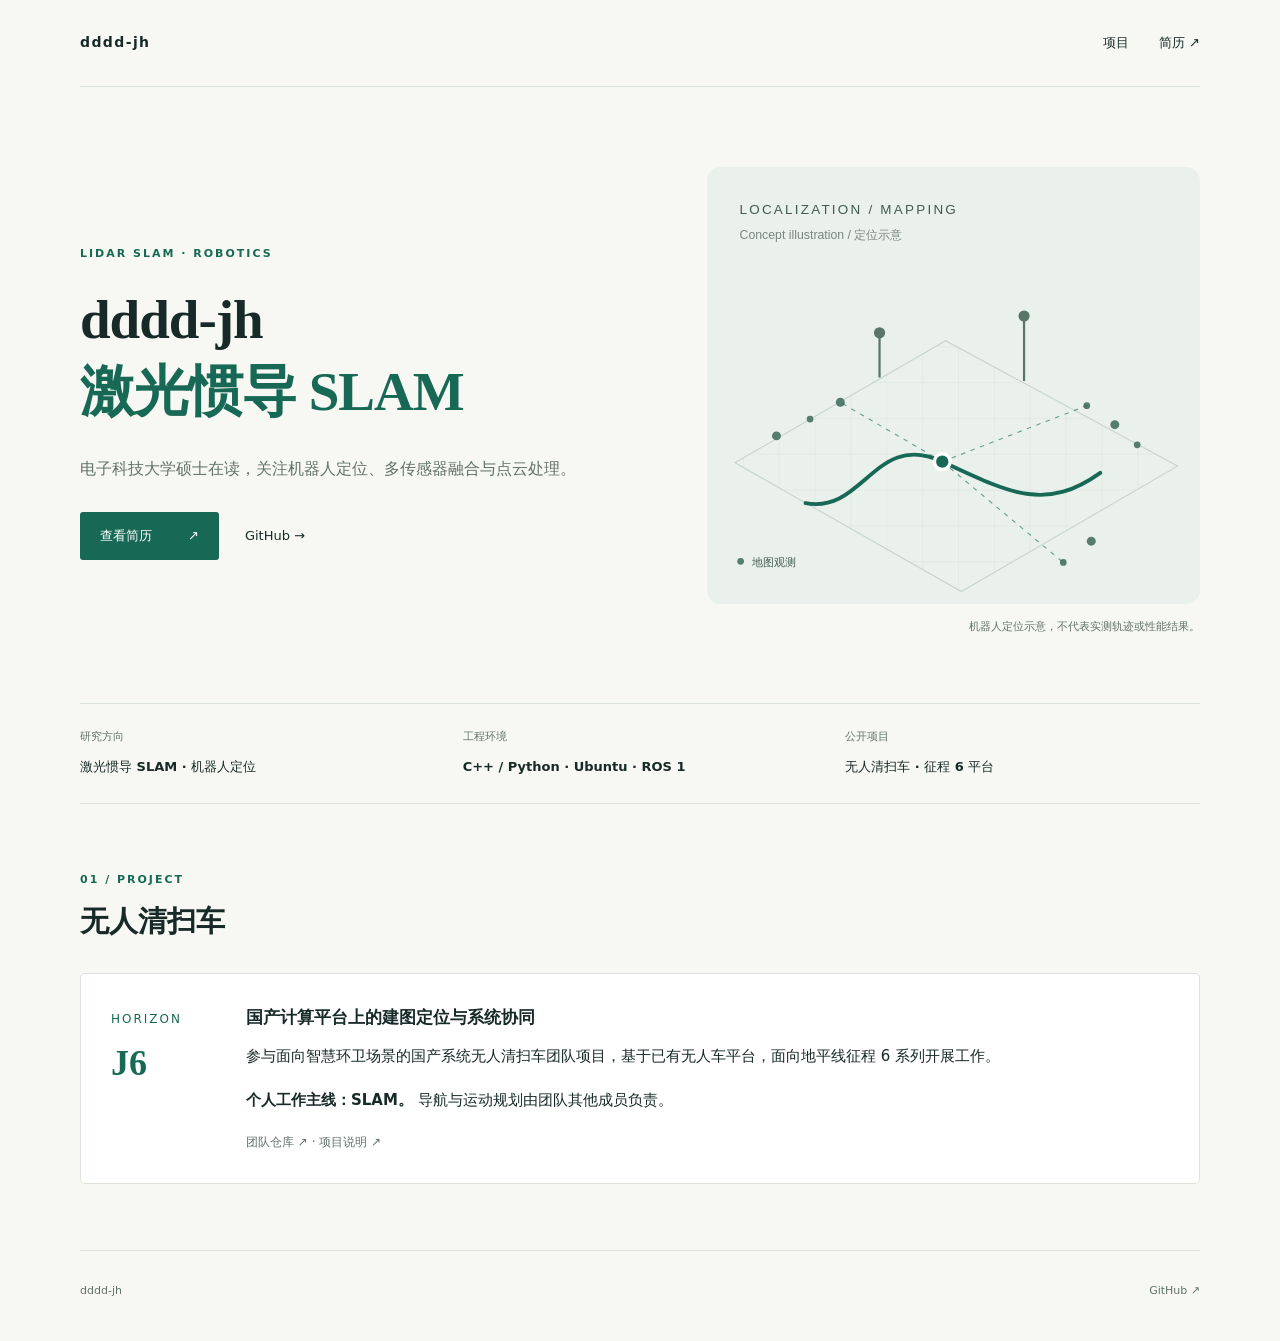
<file: index.html>
<!doctype html>
<html lang="zh-CN">
<head>
  <meta charset="utf-8"><meta name="viewport" content="width=device-width, initial-scale=1">
  <meta name="description" content="dddd-jh 的机器人项目，关注激光惯导 SLAM、定位与多传感器融合。">
  <title>dddd-jh · SLAM 与机器人定位</title><link rel="stylesheet" href="styles.css">
</head>
<body>
<a class="skip" href="#main">跳到正文</a>
<header class="header wrap"><a class="brand" href="./">dddd-jh</a><nav aria-label="主导航"><a href="#projects">项目</a><a href="resume.html">简历 ↗</a></nav></header>
<main id="main">
<section class="hero wrap">
  <div><p class="eyebrow">LIDAR SLAM · ROBOTICS</p><h1>dddd-jh<br><span>激光惯导 SLAM</span></h1><p class="intro">电子科技大学硕士在读，关注机器人定位、多传感器融合与点云处理。</p><div class="actions"><a class="button" href="resume.html">查看简历 <span>↗</span></a><a class="text-link" href="https://github.com/dddd-jh">GitHub →</a></div></div>
  <figure class="scene"><svg viewBox="0 0 440 390" role="img" aria-labelledby="scene-title scene-desc">
    <title id="scene-title">机器人定位与地图示意</title><desc id="scene-desc">机器人在网格地图上的运动轨迹与激光观测。图形是概念示意，不代表实验结果。</desc>
    <defs><pattern id="grid" width="32" height="32" patternUnits="userSpaceOnUse"><path d="M 32 0 L 0 0 0 32" fill="none" stroke="#d6e0dc" stroke-width=".7"/></pattern></defs>
    <rect width="440" height="390" rx="12" fill="#eaf0ec"/><path d="M25 264 213 155 420 267 227 379Z" fill="url(#grid)" stroke="#c6d5cf"/>
    <g fill="#567c70"><circle cx="62" cy="240" r="4"/><circle cx="92" cy="225" r="3"/><circle cx="119" cy="210" r="4"/><circle cx="339" cy="213" r="3"/><circle cx="364" cy="230" r="4"/><circle cx="384" cy="248" r="3"/><circle cx="318" cy="353" r="3"/><circle cx="343" cy="334" r="4"/></g>
    <path d="M88 300 C140 310 150 235 210 263 S302 308 351 273" fill="none" stroke="#176955" stroke-width="3.5" stroke-linecap="round"/>
    <circle cx="210" cy="263" r="7" fill="#176955" stroke="#fff" stroke-width="3"/><path d="M210 263 119 210 M210 263 339 213 M210 263 318 353" stroke="#176955" stroke-width="1" stroke-dasharray="4 5" opacity=".6"/>
    <path d="M154 188 154 148 M283 191 283 133" stroke="#587769" stroke-width="2"/><circle cx="154" cy="148" r="5" fill="#587769"/><circle cx="283" cy="133" r="5" fill="#587769"/>
    <text x="29" y="42" fill="#425b51" font-family="sans-serif" font-size="12" letter-spacing="2">LOCALIZATION / MAPPING</text><text x="29" y="64" fill="#78877f" font-family="sans-serif" font-size="11">Concept illustration / 定位示意</text>
    <circle cx="30" cy="352" r="3" fill="#567c70"/><text x="40" y="356" fill="#425b51" font-family="sans-serif" font-size="10">地图观测</text>
  </svg><figcaption>机器人定位示意，不代表实测轨迹或性能结果。</figcaption></figure>
</section>
<div class="facts wrap"><div><span>研究方向</span><strong>激光惯导 SLAM · 机器人定位</strong></div><div><span>工程环境</span><strong>C++ / Python · Ubuntu · ROS 1</strong></div><div><span>公开项目</span><strong>无人清扫车 · 征程 6 平台</strong></div></div>
<section id="projects" class="section wrap">
  <div class="section-head"><p class="eyebrow">01 / PROJECT</p><h2>无人清扫车</h2></div>
  <article class="paper"><div class="paper-label">HORIZON<br><strong>J6</strong></div><div><h3>国产计算平台上的建图定位与系统协同</h3><p>参与面向智慧环卫场景的国产系统无人清扫车团队项目，基于已有无人车平台，面向地平线征程 6 系列开展工作。</p><p><strong>个人工作主线：SLAM。</strong> 导航与运动规划由团队其他成员负责。</p><p class="small"><a href="https://github.com/Doribelove/autolabor-robot-nav/tree/robot_j6m_ws">团队仓库 ↗</a> · <a href="https://github.com/Doribelove/autolabor-robot-nav/blob/robot_j6m_ws/horizon_challenge.md">项目说明 ↗</a></p></div></article>
</section>
</main>
<footer class="footer wrap"><span>dddd-jh</span><a href="https://github.com/dddd-jh">GitHub ↗</a></footer>
</body></html>
</file>
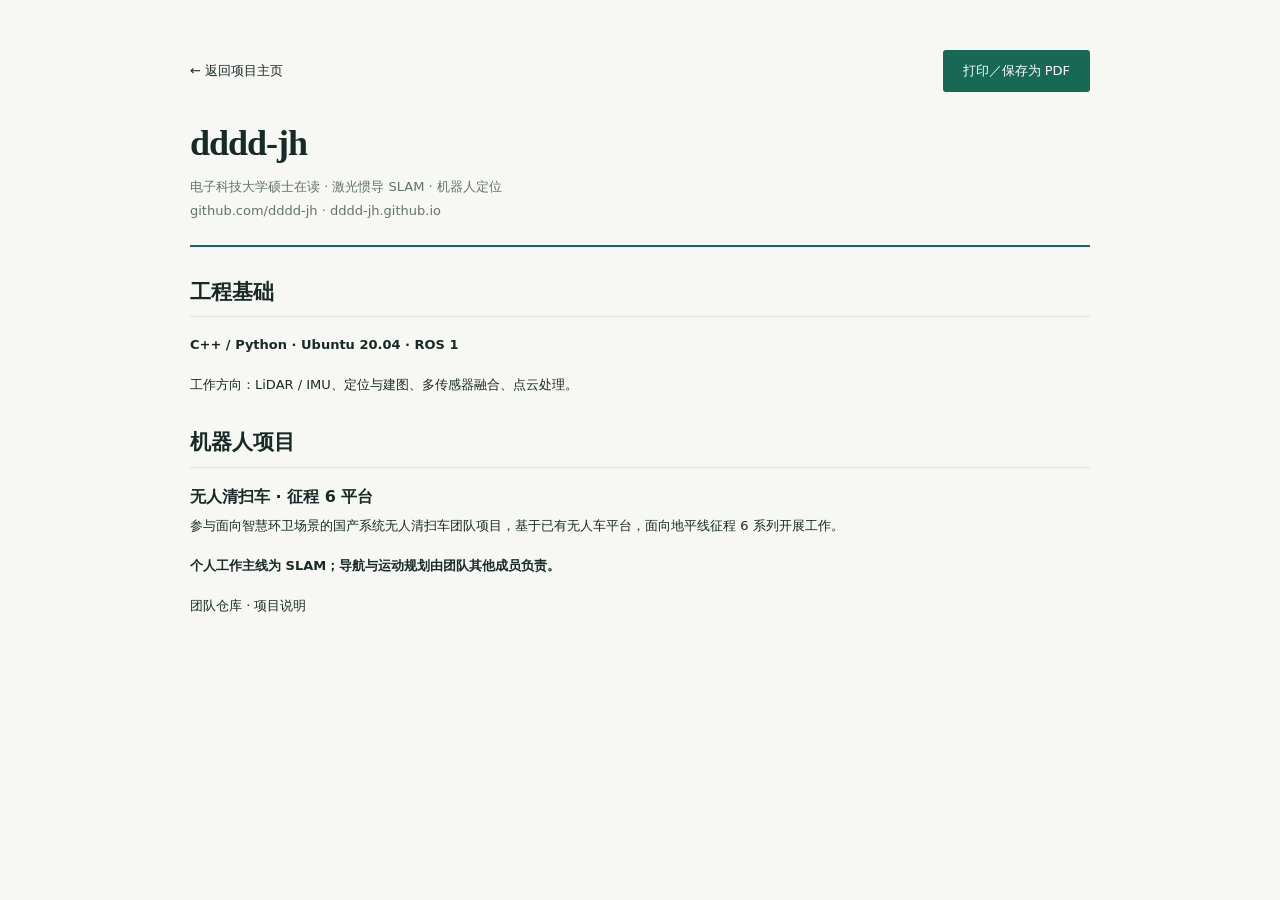
<file: resume.html>
<!doctype html>
<html lang="zh-CN"><head><meta charset="utf-8"><meta name="viewport" content="width=device-width, initial-scale=1"><meta name="description" content="dddd-jh 的公开项目简历：激光惯导 SLAM 与机器人定位。"><title>项目简历 · dddd-jh</title><link rel="stylesheet" href="styles.css"></head>
<body><main class="wrap resume">
<div class="resume-tools"><a href="./">← 返回项目主页</a><button class="button" onclick="window.print()">打印／保存为 PDF</button></div>
<header class="resume-head"><h1>dddd-jh</h1><p>电子科技大学硕士在读 · 激光惯导 SLAM · 机器人定位</p><p><a href="https://github.com/dddd-jh">github.com/dddd-jh</a> · <a href="https://dddd-jh.github.io/">dddd-jh.github.io</a></p></header>
<section><h2>工程基础</h2><p><strong>C++ / Python · Ubuntu 20.04 · ROS 1</strong></p><p>工作方向：LiDAR / IMU、定位与建图、多传感器融合、点云处理。</p></section>
<section><h2>机器人项目</h2><article><h3>无人清扫车 · 征程 6 平台</h3><p>参与面向智慧环卫场景的国产系统无人清扫车团队项目，基于已有无人车平台，面向地平线征程 6 系列开展工作。</p><p><strong>个人工作主线为 SLAM；导航与运动规划由团队其他成员负责。</strong></p><p><a href="https://github.com/Doribelove/autolabor-robot-nav/tree/robot_j6m_ws">团队仓库</a> · <a href="https://github.com/Doribelove/autolabor-robot-nav/blob/robot_j6m_ws/horizon_challenge.md">项目说明</a></p></article></section>
</main></body></html>
</file>
<file: styles.css>
:root{--ink:#172a28;--muted:#62726b;--accent:#176955;--line:#dce3db;--paper:#f7f8f3;--white:#fff;--serif:Georgia,'Songti SC','SimSun',serif;--sans:system-ui,-apple-system,'Segoe UI','Microsoft YaHei',sans-serif}
*{box-sizing:border-box}html{scroll-behavior:smooth;scroll-padding-top:30px}body{margin:0;background:var(--paper);color:var(--ink);font-family:var(--sans);font-size:15px;line-height:1.85}a{color:inherit;text-decoration:none}a:hover{color:var(--accent);text-decoration:underline;text-underline-offset:5px}a:focus-visible,button:focus-visible{outline:3px solid #c78626;outline-offset:5px}.wrap{width:min(1120px,calc(100% - 80px));margin:auto}.skip{position:absolute;left:20px;top:-80px;z-index:20;padding:10px;background:white}.skip:focus{top:12px}.header{display:flex;align-items:center;justify-content:space-between;padding:30px 0;border-bottom:1px solid var(--line)}.brand{font-size:14px;letter-spacing:1.4px;font-weight:700}.brand span{display:block;color:var(--muted);font-size:11px;font-weight:400;letter-spacing:3px}.header nav{display:flex;gap:30px;font-size:13px}.hero{display:grid;grid-template-columns:1.13fr 1fr;gap:70px;padding:80px 0 66px;align-items:center}.eyebrow{font-size:11px;letter-spacing:2px;font-weight:650;color:var(--accent);margin:0 0 20px}h1{font-family:var(--serif);font-size:clamp(40px,4.3vw,58px);line-height:1.3;font-weight:600;letter-spacing:-1px;margin:0 0 27px}h1 span{color:var(--accent)}.intro{font-size:16px;max-width:520px;color:var(--muted);margin:0 0 28px}.actions{display:flex;gap:26px;align-items:center}.button{display:inline-flex;align-items:center;gap:36px;padding:12px 20px;background:var(--accent);color:white;font-size:13px;border:0;border-radius:3px;cursor:pointer;font-family:inherit}.button:hover{background:#10513f;color:white;text-decoration:none}.text-link{font-size:13px}.scene{margin:0}.scene svg{display:block;width:100%;height:auto}.scene figcaption{font-size:11px;color:var(--muted);margin-top:13px;text-align:right}.facts{display:grid;grid-template-columns:repeat(3,1fr);border-top:1px solid var(--line);border-bottom:1px solid var(--line);padding:23px 0;gap:28px}.facts span{display:block;font-size:11px;color:var(--muted);margin-bottom:5px}.facts strong{font-size:13px;font-weight:550}.section{padding:66px 0;border-bottom:1px solid var(--line)}.section-head{margin-bottom:30px}.section-head .eyebrow{margin-bottom:9px}h2{font-family:var(--serif);font-size:29px;line-height:1.5;font-weight:600;margin:0}h3{font-size:17px;line-height:1.6;font-weight:650;margin:0 0 12px}p{margin:0 0 16px}.small,.authors{font-size:12px;color:var(--muted)}.paper{display:grid;grid-template-columns:100px 1fr;gap:35px;padding:30px;background:white;border:1px solid var(--line);border-radius:5px}.paper-label{color:var(--accent);font-size:12px;letter-spacing:2px;padding-top:4px}.paper-label strong{display:block;font-family:var(--serif);font-size:36px;letter-spacing:0}.paper p:last-child{margin-bottom:0}.project-grid{display:grid;grid-template-columns:repeat(3,1fr);gap:22px}.project{padding:27px 25px;background:white;border:1px solid var(--line);border-radius:5px}.tag{display:block;font-size:9px;letter-spacing:1.5px;color:var(--accent);margin-bottom:17px}.project h3{font-size:18px}.project p{font-size:13px;color:var(--muted)}dl{font-size:12px;margin:23px 0 0}dt{font-weight:650;margin:14px 0 4px}dd{margin:0;color:var(--muted)}dd a{color:var(--accent)}.two-col{display:grid;grid-template-columns:1fr 1fr;gap:70px}.two-col>p{color:var(--muted)}.link-list a{display:flex;justify-content:space-between;padding:12px 0;border-bottom:1px solid var(--line);font-size:13px}.education article+article{margin-top:28px}.education .small{margin-bottom:5px}.education h3{margin-bottom:4px}.education p{font-size:13px;color:var(--muted)}.skills h3{font-size:13px;margin-bottom:4px}.skills p{font-size:13px;color:var(--muted);margin-bottom:21px}.footer{display:flex;justify-content:space-between;padding:30px 0 40px;font-size:11px;color:var(--muted)}.resume{max-width:900px;padding:50px 0}.resume-head{border-bottom:2px solid var(--accent);padding-bottom:22px}.resume-head h1{font-size:36px;margin:0 0 8px}.resume-head p{margin:0;color:var(--muted)}.resume-tools{display:flex;justify-content:space-between;align-items:center;margin-bottom:28px;font-size:13px}.resume section{margin-top:30px}.resume h2{font-size:21px;border-bottom:1px solid var(--line);padding-bottom:8px;margin-bottom:16px}.resume h3{font-size:16px;margin-bottom:4px}.resume p,.resume li{font-size:13px}.resume ul{padding-left:21px}.resume article+article{margin-top:20px}.resume .date{float:right;font-size:12px;color:var(--muted)}
@media(max-width:900px){.wrap{width:calc(100% - 48px)}.hero{gap:30px;padding:50px 0}.project-grid{grid-template-columns:1fr}.two-col{gap:35px}.project{padding:25px}.scene figcaption{text-align:left}h1{font-size:42px}}
@media(max-width:600px){.wrap{width:calc(100% - 36px)}.header{padding:20px 0;align-items:flex-start}.header nav{gap:15px;font-size:12px}.brand{font-size:11px;letter-spacing:1px}.hero{grid-template-columns:1fr;gap:35px;padding:44px 0}.hero h1{font-size:40px}.hero .intro{font-size:14px}.scene{max-width:440px}.facts{grid-template-columns:1fr;gap:17px;padding:21px 0}.facts span{margin-bottom:1px}.section{padding:42px 0}h2{font-size:25px}.paper{grid-template-columns:1fr;gap:10px;padding:23px}.paper-label strong{display:inline;margin-left:10px;font-size:22px}.two-col{grid-template-columns:1fr;gap:23px}.resume{padding-top:25px}.resume .date{float:none;display:block}.resume-tools{gap:20px}.footer{gap:20px}}
@media(prefers-reduced-motion:reduce){html{scroll-behavior:auto}}
@media print{@page{size:A4;margin:15mm}body{background:white;font-size:11px}.wrap{width:100%}.resume{padding:0;max-width:none}.resume-tools,.skip{display:none}.resume-head h1{font-size:26px}.resume section{margin-top:18px}.resume h2{font-size:17px;margin-bottom:10px}.resume p,.resume li{font-size:11px;line-height:1.7}.resume article{break-inside:avoid}.resume .date{float:right}a{color:inherit;text-decoration:none}}
</file>
